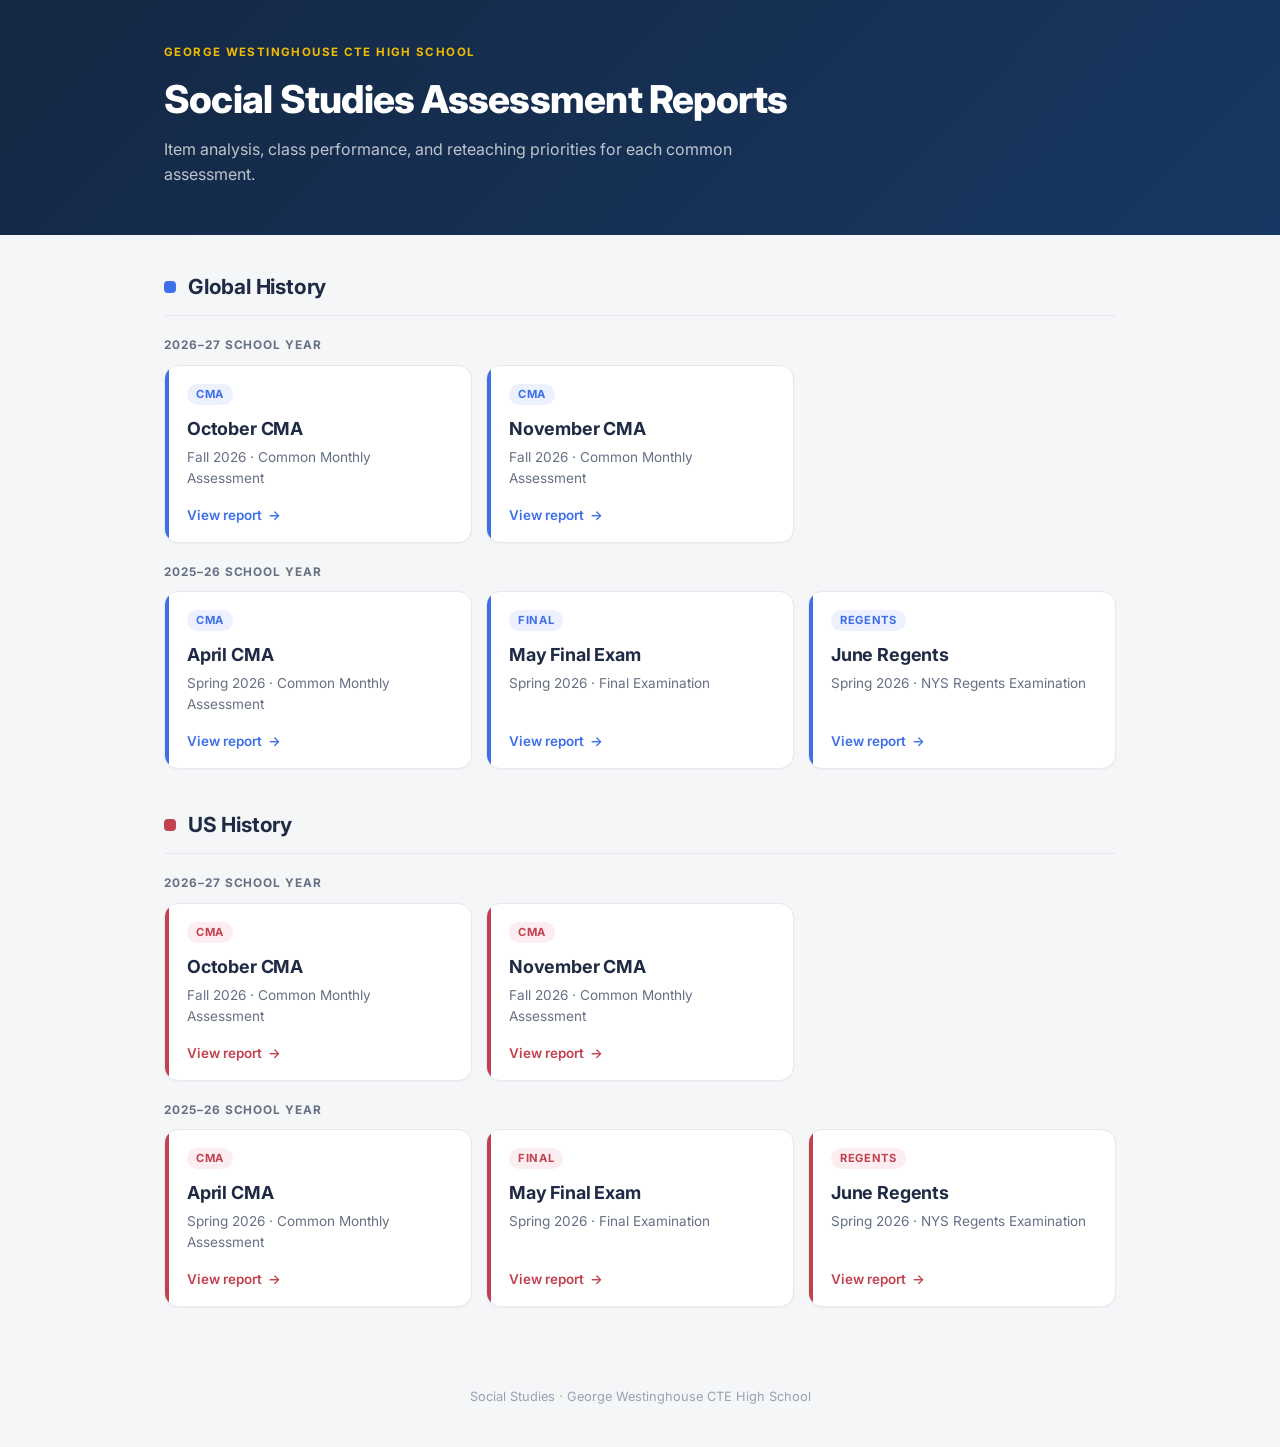
<file: index.html>
<!DOCTYPE html>
<html lang="en">
<head>
  <meta charset="UTF-8">
  <meta name="viewport" content="width=device-width, initial-scale=1.0">
  <title>GWHS Social Studies — Reports</title>
  <link rel="icon" type="image/webp" href="https://www.westinghousehs.org/images/index-page/gwhs-logo.webp">
  <link rel="preconnect" href="https://fonts.googleapis.com">
  <link rel="preconnect" href="https://fonts.gstatic.com" crossorigin>
  <link href="https://fonts.googleapis.com/css2?family=Inter:wght@400;500;600;700;800&display=swap" rel="stylesheet">
  <style>
    :root {
      --navy: #1F2A44; --ink: #2B3448; --muted: #667085; --line: #E6E8EC;
      --bg: #F5F6F8; --card: #FFFFFF; --accent-ink: #1F7F6D;
      --global: #3D6FE8; --global-tint: #ECF1FD;
      --us: #C2414F;     --us-tint: #FCEEF0;
    }
    *, *::before, *::after { box-sizing: border-box; }
    body {
      font-family: Inter, system-ui, -apple-system, 'Segoe UI', sans-serif;
      background: var(--bg); color: var(--ink); margin: 0; line-height: 1.55;
      -webkit-font-smoothing: antialiased;
    }

    .hero {
      background: linear-gradient(135deg, #142743 0%, #173862 100%);
      color: white; padding: 44px 8px 48px;
    }
    .hero-inner { max-width: 1000px; margin: 0 auto; padding: 0 24px; }
    .eyebrow {
      font-size: .72rem; font-weight: 700; letter-spacing: .12em; text-transform: uppercase;
      color: #f2bd00; margin: 0 0 8px;
    }
    .hero h1 { margin: 0; font-size: clamp(1.7rem, 4vw, 2.4rem); font-weight: 800; letter-spacing: -.02em; }
    .hero p.lede { margin: 8px 0 0; font-size: 1rem; color: rgba(255,255,255,.72); max-width: 60ch; }

    main { max-width: 1000px; margin: 0 auto; padding: 36px 24px 72px; }

    .subject { margin-top: 40px; }
    .subject:first-child { margin-top: 0; }
    .subject-head {
      display: flex; align-items: center; gap: 12px;
      padding-bottom: 12px; border-bottom: 1px solid var(--line); margin-bottom: 4px;
    }
    .subject-dot { width: 12px; height: 12px; border-radius: 4px; background: var(--c); }
    .subject-head h2 { margin: 0; font-size: 1.3rem; font-weight: 700; color: var(--navy); letter-spacing: -.01em; }

    .year-label {
      font-size: .74rem; font-weight: 700; letter-spacing: .08em; text-transform: uppercase;
      color: var(--muted); margin: 20px 0 10px;
    }

    .grid { display: grid; grid-template-columns: repeat(auto-fill, minmax(280px, 1fr)); gap: 14px; }

    .card {
      position: relative; display: flex; flex-direction: column; gap: 4px;
      background: var(--card); border: 1px solid var(--line); border-radius: 14px;
      padding: 18px 20px 16px 22px; text-decoration: none; color: inherit; overflow: hidden;
      box-shadow: 0 1px 2px rgba(16,24,40,.04);
      transition: box-shadow .15s, transform .15s, border-color .15s;
    }
    .card::before { content: ''; position: absolute; inset: 0 auto 0 0; width: 4px; background: var(--c); }
    .card:hover { transform: translateY(-2px); border-color: #D0D5DD; box-shadow: 0 8px 24px rgba(16,24,40,.08); }
    .card:focus-visible { outline: 2px solid var(--c); outline-offset: 2px; }

    .card-type {
      align-self: flex-start; font-size: .7rem; font-weight: 700; letter-spacing: .06em;
      text-transform: uppercase; color: var(--c); background: var(--tint);
      padding: 2px 9px; border-radius: 999px;
    }
    .card-title { font-size: 1.12rem; font-weight: 700; color: var(--navy); margin: 6px 0 0; letter-spacing: -.01em; }
    .card-meta { font-size: .85rem; color: var(--muted); margin: 0; }
    .card-arrow {
      margin-top: auto; padding-top: 12px; font-size: .84rem; font-weight: 600; color: var(--c);
      display: inline-flex; align-items: center; gap: 6px;
    }
    .card-arrow span { transition: transform .15s; }
    .card:hover .card-arrow span { transform: translateX(3px); }

    .global { --c: var(--global); --tint: var(--global-tint); }
    .us     { --c: var(--us);     --tint: var(--us-tint); }

    footer { text-align: center; font-size: .8rem; color: #98A2B3; padding: 8px 24px 40px; }

    @media (max-width: 640px) {
      .hero { padding: 28px 0 32px; }
      .hero-inner { padding: 0 16px; }
      main { padding: 24px 16px 48px; }
    }
  </style>
</head>
<body>

<header class="hero">
  <div class="hero-inner">
    <p class="eyebrow">George Westinghouse CTE High School</p>
    <h1>Social Studies Assessment Reports</h1>
    <p class="lede">Item analysis, class performance, and reteaching priorities for each common assessment.</p>
  </div>
</header>

<main>

  <section class="subject global">
    <div class="subject-head"><span class="subject-dot"></span><h2>Global History</h2></div>

    <p class="year-label">2026–27 School Year</p>
    <div class="grid">
      <a class="card global" href="Global/October CMA/global_october_cma_report.html">
        <span class="card-type">CMA</span>
        <p class="card-title">October CMA</p>
        <p class="card-meta">Fall 2026 · Common Monthly Assessment</p>
        <span class="card-arrow">View report <span>→</span></span>
      </a>
      <a class="card global" href="Global/November CMA/global_november_cma_report.html">
        <span class="card-type">CMA</span>
        <p class="card-title">November CMA</p>
        <p class="card-meta">Fall 2026 · Common Monthly Assessment</p>
        <span class="card-arrow">View report <span>→</span></span>
      </a>
    </div>

    <p class="year-label">2025–26 School Year</p>
    <div class="grid">
      <a class="card global" href="Global/April CMA/global_april_cma_report.html">
        <span class="card-type">CMA</span>
        <p class="card-title">April CMA</p>
        <p class="card-meta">Spring 2026 · Common Monthly Assessment</p>
        <span class="card-arrow">View report <span>→</span></span>
      </a>
      <a class="card global" href="Global/May Final/global_may_final_report.html">
        <span class="card-type">Final</span>
        <p class="card-title">May Final Exam</p>
        <p class="card-meta">Spring 2026 · Final Examination</p>
        <span class="card-arrow">View report <span>→</span></span>
      </a>
      <a class="card global" href="Global/June Regents/global_june_regents_report.html">
        <span class="card-type">Regents</span>
        <p class="card-title">June Regents</p>
        <p class="card-meta">Spring 2026 · NYS Regents Examination</p>
        <span class="card-arrow">View report <span>→</span></span>
      </a>
    </div>
  </section>

  <section class="subject us">
    <div class="subject-head"><span class="subject-dot"></span><h2>US History</h2></div>

    <p class="year-label">2026–27 School Year</p>
    <div class="grid">
      <a class="card us" href="US/October CMA/us_october_cma_report.html">
        <span class="card-type">CMA</span>
        <p class="card-title">October CMA</p>
        <p class="card-meta">Fall 2026 · Common Monthly Assessment</p>
        <span class="card-arrow">View report <span>→</span></span>
      </a>
      <a class="card us" href="US/November CMA/us_november_cma_report.html">
        <span class="card-type">CMA</span>
        <p class="card-title">November CMA</p>
        <p class="card-meta">Fall 2026 · Common Monthly Assessment</p>
        <span class="card-arrow">View report <span>→</span></span>
      </a>
    </div>

    <p class="year-label">2025–26 School Year</p>
    <div class="grid">
      <a class="card us" href="US/April CMA/us_april_cma_report.html">
        <span class="card-type">CMA</span>
        <p class="card-title">April CMA</p>
        <p class="card-meta">Spring 2026 · Common Monthly Assessment</p>
        <span class="card-arrow">View report <span>→</span></span>
      </a>
      <a class="card us" href="US/May Final/us_may_final_report.html">
        <span class="card-type">Final</span>
        <p class="card-title">May Final Exam</p>
        <p class="card-meta">Spring 2026 · Final Examination</p>
        <span class="card-arrow">View report <span>→</span></span>
      </a>
      <a class="card us" href="US/June Regents/us_june_regents_report.html">
        <span class="card-type">Regents</span>
        <p class="card-title">June Regents</p>
        <p class="card-meta">Spring 2026 · NYS Regents Examination</p>
        <span class="card-arrow">View report <span>→</span></span>
      </a>
    </div>
  </section>

</main>

<footer>Social Studies · George Westinghouse CTE High School</footer>

</body>
</html>
</file>
